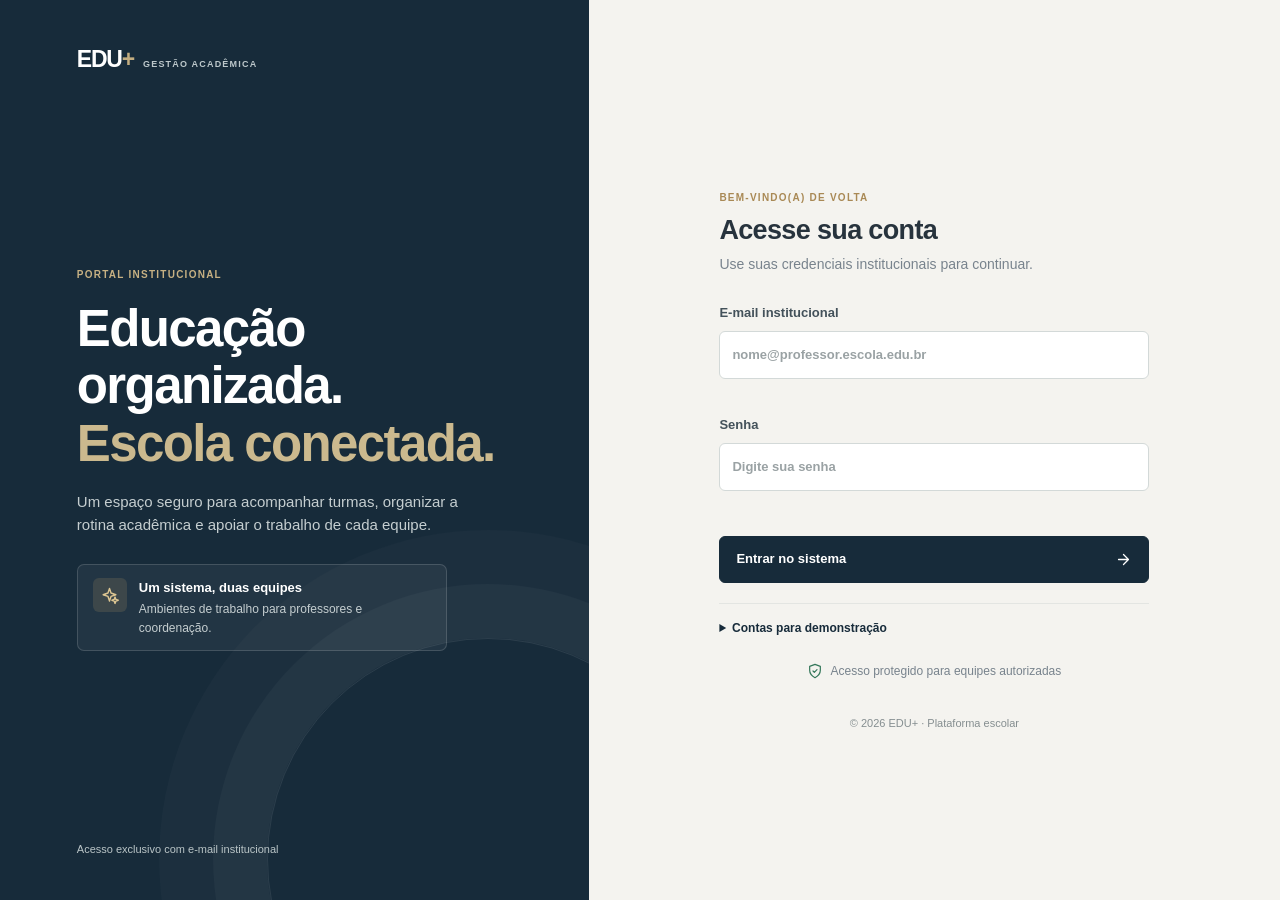
<file: Frontend/index.html>
<!DOCTYPE html>
<html lang="pt-BR">
<head>
  <meta charset="UTF-8">
  <meta name="viewport" content="width=device-width, initial-scale=1.0">
  <title>Entrar · Sistema Escolar</title>
  <link rel="stylesheet" href="css/style.css">
</head>
<body class="login">
  <main class="login-layout">
    <section class="login-apresentacao" aria-label="Apresentação do sistema">
      <a class="marca marca-clara" href="index.html">EDU<span>+</span><small>GESTÃO ACADÊMICA</small></a>
      <div class="apresentacao-texto">
        <span class="sobrelinha">PORTAL INSTITUCIONAL</span>
        <h1>Educação organizada.<br><em>Escola conectada.</em></h1>
        <p>Um espaço seguro para acompanhar turmas, organizar a rotina acadêmica e apoiar o trabalho de cada equipe.</p>
        <div class="destaque-login"><span class="icone-destaque" id="login-sparkle" aria-hidden="true"></span><span><strong>Um sistema, duas equipes</strong><small>Ambientes de trabalho para professores e coordenação.</small></span></div>
      </div>
      <small class="rodape-apresentacao">Acesso exclusivo com e-mail institucional</small>
    </section>
    <section class="login-area">
      <div class="login-card">
        <div class="login-intro">
          <span class="sobrelinha">BEM-VINDO(A) DE VOLTA</span>
          <h2>Acesse sua conta</h2>
          <p>Use suas credenciais institucionais para continuar.</p>
        </div>
        <form id="form-login" class="form-coluna" novalidate>
          <label for="email">E-mail institucional
            <input id="email" type="email" autocomplete="username" placeholder="nome@professor.escola.edu.br" required>
          </label>
          <span id="perfil-detectado" class="chip" aria-live="polite"></span>
          <label for="senha">Senha
            <input id="senha" type="password" autocomplete="current-password" placeholder="Digite sua senha" required>
          </label>
          <p id="erro" class="erro-form" role="alert"></p>
          <button id="entrar" class="botao-login" type="submit"><span>Entrar no sistema</span><span id="login-arrow" aria-hidden="true"></span></button>
        </form>
        <details id="demo" class="demo" hidden>
          <summary>Contas para demonstração</summary>
          <p>Somente no modo local (dados salvos neste navegador).</p>
          <button type="button" class="sec peq" data-demo="coordenacao@coordenacao.escola.edu.br|coord123">Coordenação</button>
          <button type="button" class="sec peq" data-demo="marina.alves@professor.escola.edu.br|prof123">Professora Marina</button>
          <button type="button" class="sec peq" data-demo="rafael.costa@professor.escola.edu.br|prof123">Professor Rafael</button>
        </details>
        <p class="login-seguranca"><span id="login-security-icon" aria-hidden="true"></span> Acesso protegido para equipes autorizadas</p>
      </div>
      <footer>© <span id="ano-atual"></span> EDU+ · Plataforma escolar</footer>
    </section>
  </main>
  <script src="js/config.js"></script>
  <script src="js/core/utils.js"></script>
  <script src="js/core/rules.js"></script>
  <script src="js/core/api-local.js"></script>
  <script src="js/core/api-http.js"></script>
  <script src="js/core/icons.js"></script>
  <script src="js/core/auth.js"></script>
  <script src="js/pages/login.js"></script>
</body>
</html>
</file>
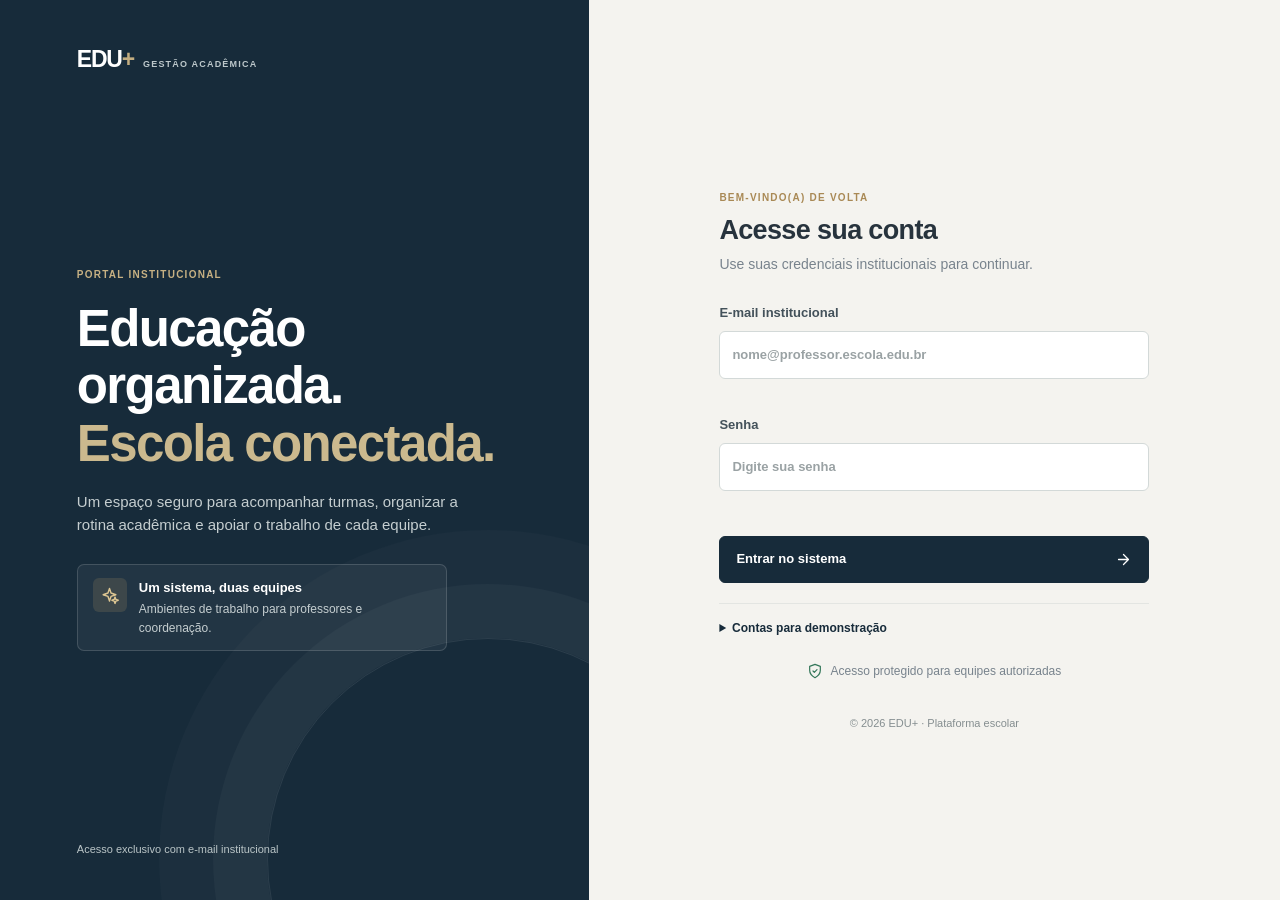
<file: Frontend/modules/alunos/index.html>
<!DOCTYPE html>
<html lang="pt-BR">
<head>
  <meta charset="UTF-8">
  <meta name="viewport" content="width=device-width, initial-scale=1.0">
  <meta name="theme-color" content="#102544">
  <title>Cadastro de alunos · EDU+</title>
  <link rel="stylesheet" href="../../css/style.css">
</head>
<body class="app" data-module="alunos">
  <div id="app-shell">
    <aside class="lateral" aria-label="Navegação principal">
      <a class="marca" href="../dashboard/index.html">EDU<span>+</span><small>PORTAL ESCOLAR</small></a>
      <div class="escola-identidade"><span class="escola-selo" aria-hidden="true">E</span><span><strong>Área de trabalho</strong><small>Ambiente institucional</small></span></div>
      <nav id="menu" aria-label="Módulos"></nav>
      <div class="lateral-rodape"><span id="u-avatar" class="avatar" aria-hidden="true">?</span><span class="usuario-info"><strong id="u-nome"></strong><small id="u-perfil"></small></span><button id="sair" class="sair" type="button" aria-label="Sair da conta" title="Sair">↗</button></div>
    </aside>
    <div class="conteudo">
      <header class="topo-m"><button id="burger" class="menu-toggle sec peq" type="button" aria-label="Abrir menu" aria-expanded="false">☰</button><a class="marca" href="../dashboard/index.html">EDU<span>+</span></a><span id="topo-perfil" class="topo-perfil"></span></header>
      <main id="view" class="container" aria-live="polite"><header class="cab"><div><h1>Alunos</h1><p>Carregando os registros acadêmicos…</p></div></header><section class="painel"><p class="vazio" role="status">Preparando o cadastro.</p></section></main>
    </div>
  </div>
  <div id="toasts" aria-live="polite"></div>
  <script src="../../js/page-loader.js" data-base="../../js/"></script>
</body>
</html>
</file>
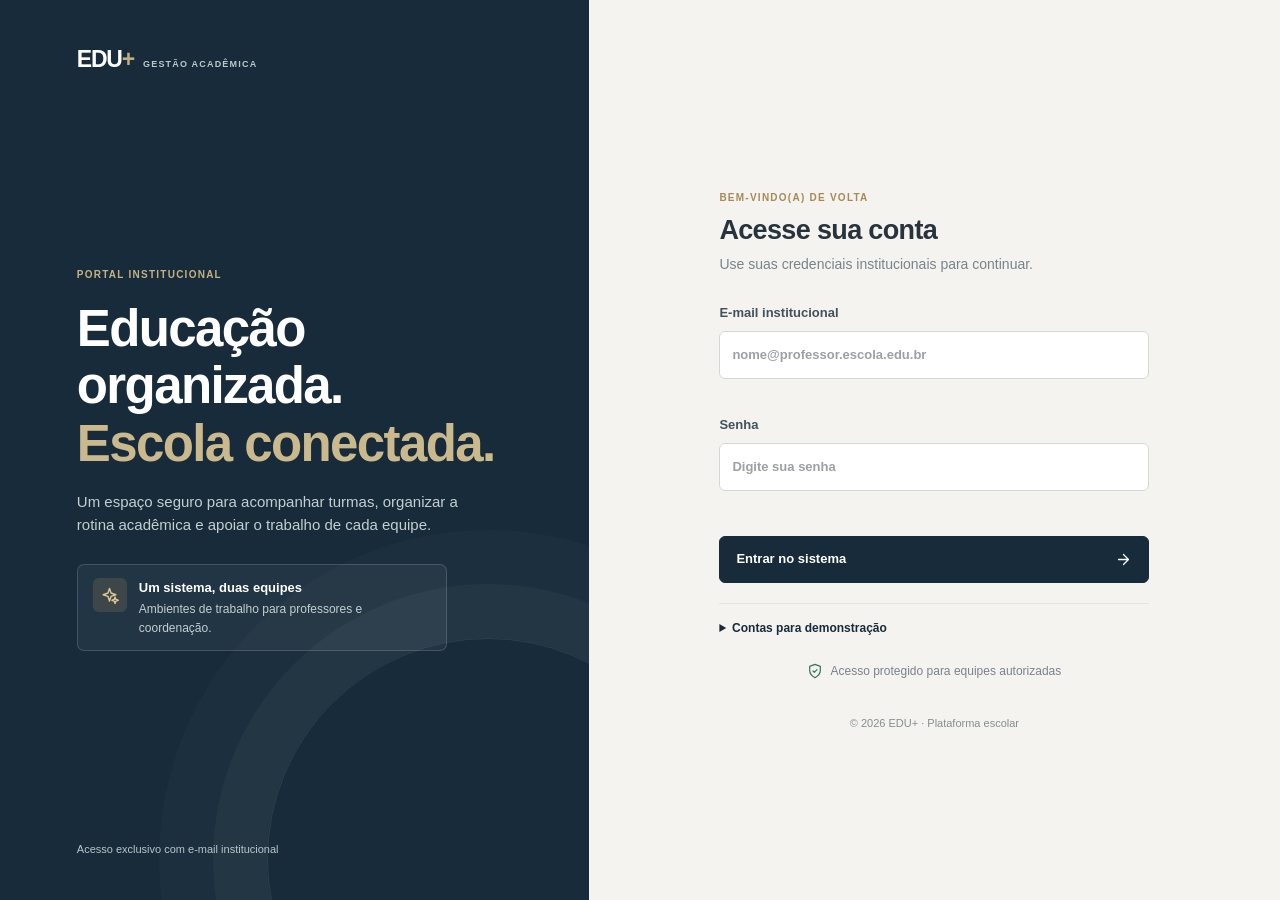
<file: Frontend/modules/auditoria/index.html>
<!DOCTYPE html>
<html lang="pt-BR">
<head>
  <meta charset="UTF-8">
  <meta name="viewport" content="width=device-width, initial-scale=1.0">
  <meta name="theme-color" content="#102544">
  <title>Auditoria · EDU+</title>
  <link rel="stylesheet" href="../../css/style.css">
</head>
<body class="app" data-module="auditoria">
  <div id="app-shell">
    <aside class="lateral" aria-label="Navegação principal">
      <a class="marca" href="../dashboard/index.html">EDU<span>+</span><small>PORTAL ESCOLAR</small></a>
      <div class="escola-identidade"><span class="escola-selo" aria-hidden="true">E</span><span><strong>Área de trabalho</strong><small>Ambiente institucional</small></span></div>
      <nav id="menu" aria-label="Módulos"></nav>
      <div class="lateral-rodape"><span id="u-avatar" class="avatar" aria-hidden="true">?</span><span class="usuario-info"><strong id="u-nome"></strong><small id="u-perfil"></small></span><button id="sair" class="sair" type="button" aria-label="Sair da conta" title="Sair">↗</button></div>
    </aside>
    <div class="conteudo">
      <header class="topo-m"><button id="burger" class="menu-toggle sec peq" type="button" aria-label="Abrir menu" aria-expanded="false">☰</button><a class="marca" href="../dashboard/index.html">EDU<span>+</span></a><span id="topo-perfil" class="topo-perfil"></span></header>
      <main id="view" class="container" aria-live="polite"><header class="cab"><div><h1>Auditoria</h1><p>Carregando os registros de auditoria…</p></div></header><section class="painel"><p class="vazio" role="status">Preparando o histórico.</p></section></main>
    </div>
  </div>
  <div id="toasts" aria-live="polite"></div>
  <script src="../../js/page-loader.js" data-base="../../js/"></script>
</body>
</html>
</file>
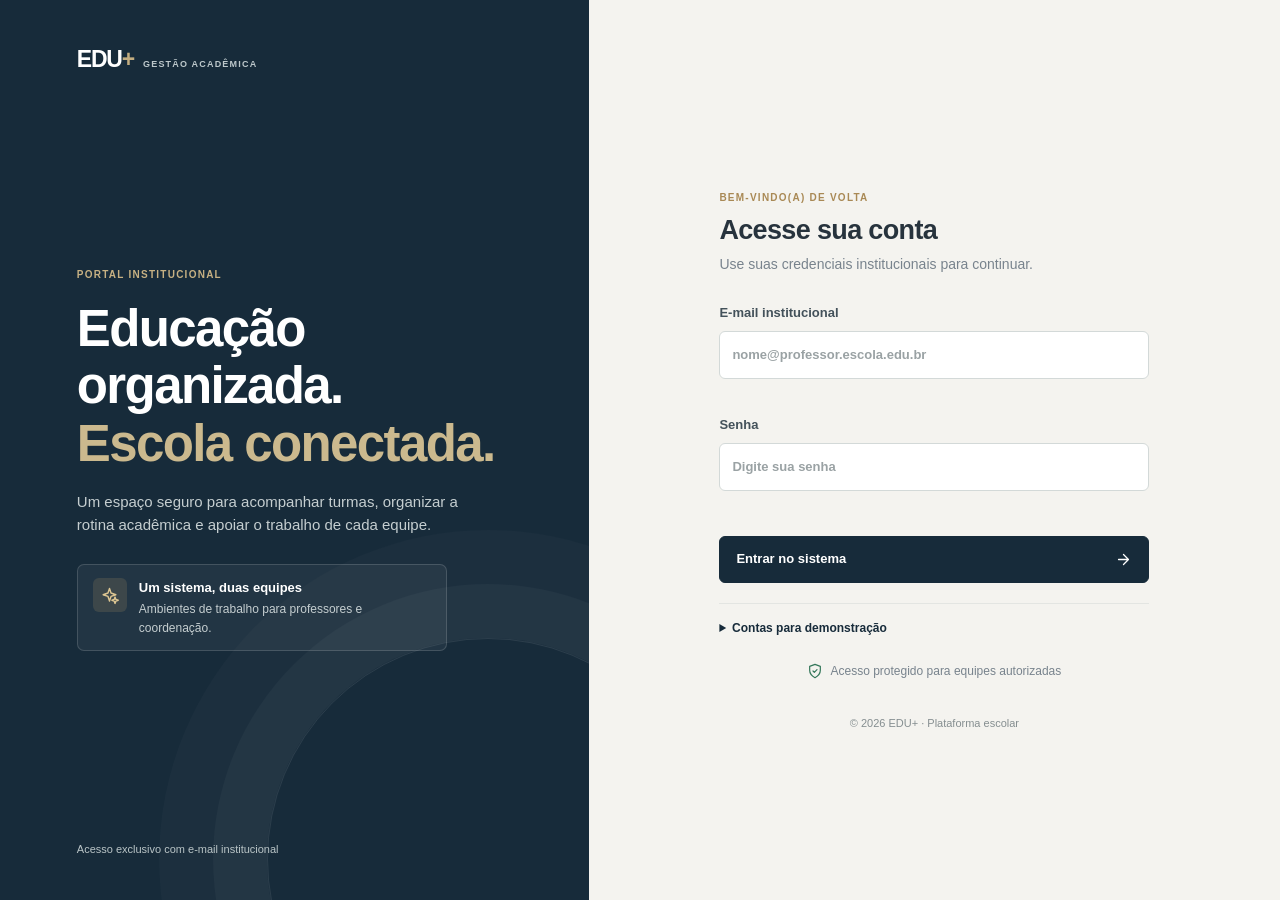
<file: Frontend/modules/boletim/index.html>
<!DOCTYPE html>
<html lang="pt-BR">
<head>
  <meta charset="UTF-8">
  <meta name="viewport" content="width=device-width, initial-scale=1.0">
  <meta name="theme-color" content="#102544">
  <title>Boletim · EDU+</title>
  <link rel="stylesheet" href="../../css/style.css">
</head>
<body class="app" data-module="boletim">
  <div id="app-shell">
    <aside class="lateral" aria-label="Navegação principal">
      <a class="marca" href="../dashboard/index.html">EDU<span>+</span><small>PORTAL ESCOLAR</small></a>
      <div class="escola-identidade"><span class="escola-selo" aria-hidden="true">E</span><span><strong>Área de trabalho</strong><small>Ambiente institucional</small></span></div>
      <nav id="menu" aria-label="Módulos"></nav>
      <div class="lateral-rodape"><span id="u-avatar" class="avatar" aria-hidden="true">?</span><span class="usuario-info"><strong id="u-nome"></strong><small id="u-perfil"></small></span><button id="sair" class="sair" type="button" aria-label="Sair da conta" title="Sair">↗</button></div>
    </aside>
    <div class="conteudo">
      <header class="topo-m"><button id="burger" class="menu-toggle sec peq" type="button" aria-label="Abrir menu" aria-expanded="false">☰</button><a class="marca" href="../dashboard/index.html">EDU<span>+</span></a><span id="topo-perfil" class="topo-perfil"></span></header>
      <main id="view" class="container" aria-live="polite"><header class="cab"><div><h1>Boletim</h1><p>Carregando o acompanhamento acadêmico…</p></div></header><section class="painel"><p class="vazio" role="status">Preparando o boletim.</p></section></main>
    </div>
  </div>
  <div id="toasts" aria-live="polite"></div>
  <script src="../../js/page-loader.js" data-base="../../js/"></script>
</body>
</html>
</file>
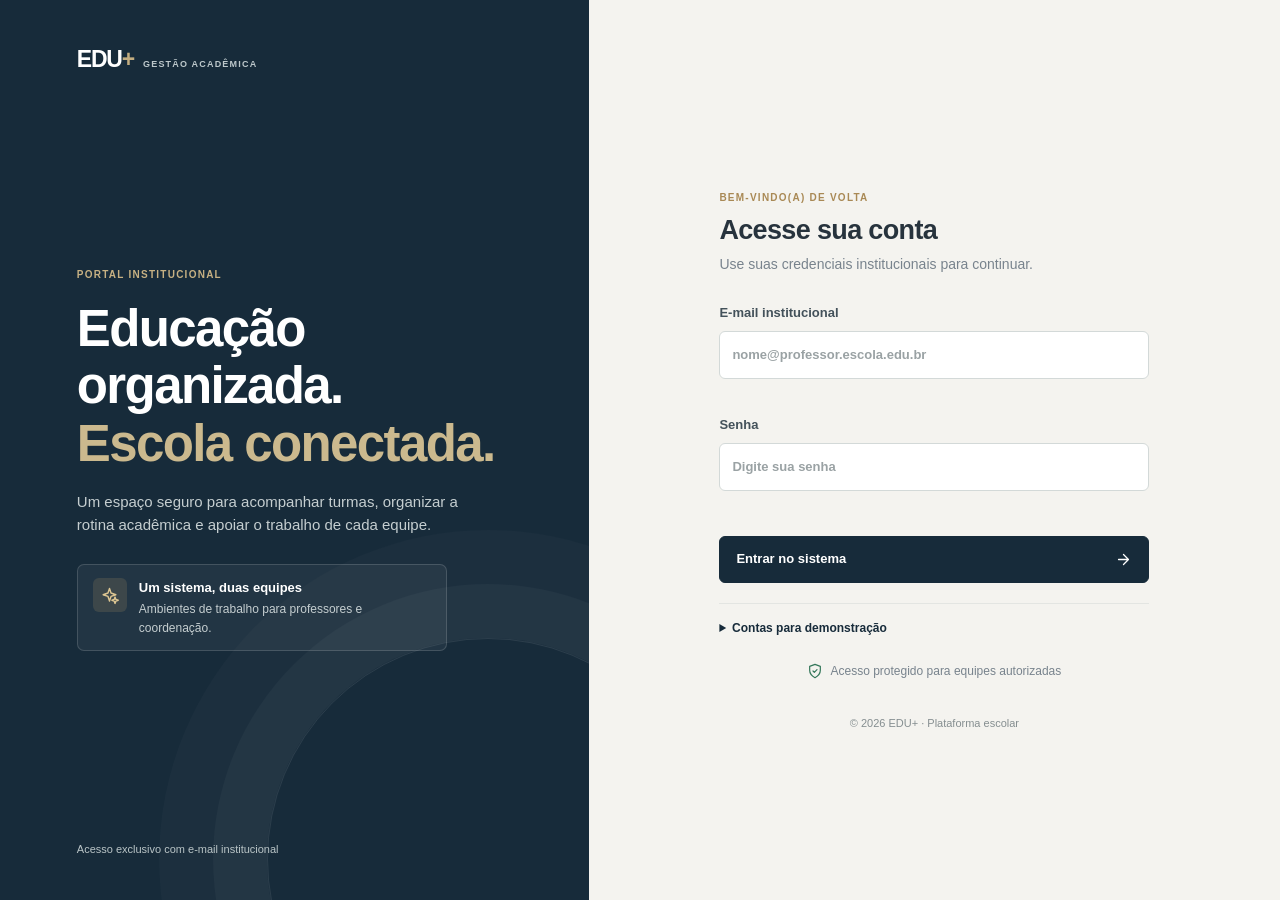
<file: Frontend/modules/dashboard/index.html>
<!DOCTYPE html>
<html lang="pt-BR">
<head>
  <meta charset="UTF-8">
  <meta name="viewport" content="width=device-width, initial-scale=1.0">
  <meta name="theme-color" content="#102544">
  <title>Visão geral · EDU+</title>
  <link rel="stylesheet" href="../../css/style.css">
</head>
<body class="app" data-module="dashboard">
  <div id="app-shell">
    <aside class="lateral" aria-label="Navegação principal">
      <a class="marca" href="../dashboard/index.html">EDU<span>+</span><small>PORTAL ESCOLAR</small></a>
      <div class="escola-identidade">
        <span class="escola-selo" aria-hidden="true">E</span>
        <span><strong>Área de trabalho</strong><small>Ambiente institucional</small></span>
      </div>
      <nav id="menu" aria-label="Módulos"></nav>
      <div class="lateral-rodape">
        <span id="u-avatar" class="avatar" aria-hidden="true">?</span>
        <span class="usuario-info"><strong id="u-nome"></strong><small id="u-perfil"></small></span>
        <button id="sair" class="sair" type="button" aria-label="Sair da conta" title="Sair">↗</button>
      </div>
    </aside>
    <div class="conteudo">
      <header class="topo-m">
        <button id="burger" class="menu-toggle sec peq" type="button" aria-label="Abrir menu" aria-expanded="false">☰</button>
        <a class="marca" href="../dashboard/index.html">EDU<span>+</span></a>
        <span id="topo-perfil" class="topo-perfil"></span>
      </header>
      <main id="view" class="container" aria-live="polite">
        <header class="cab"><div><h1>Visão geral</h1><p>Carregando os dados da escola…</p></div></header>
        <section class="painel"><p class="vazio" role="status">Preparando o painel.</p></section>
      </main>
    </div>
  </div>
  <div id="toasts" aria-live="polite"></div>
  <script src="../../js/page-loader.js" data-base="../../js/"></script>
</body>
</html>
</file>
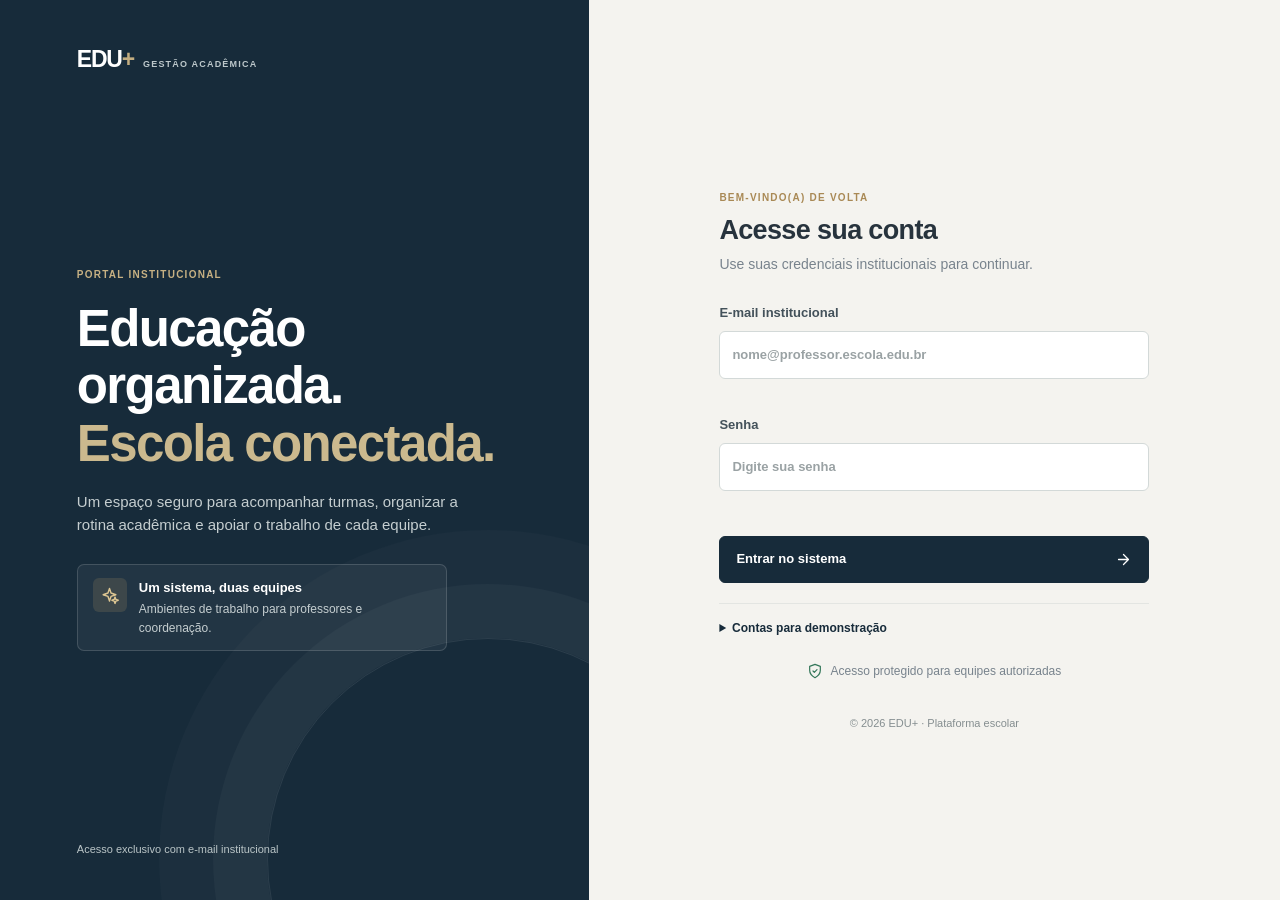
<file: Frontend/modules/disciplinas/index.html>
<!DOCTYPE html>
<html lang="pt-BR">
<head>
  <meta charset="UTF-8">
  <meta name="viewport" content="width=device-width, initial-scale=1.0">
  <meta name="theme-color" content="#102544">
  <title>Disciplinas · EDU+</title>
  <link rel="stylesheet" href="../../css/style.css">
</head>
<body class="app" data-module="disciplinas">
  <div id="app-shell">
    <aside class="lateral" aria-label="Navegação principal">
      <a class="marca" href="../dashboard/index.html">EDU<span>+</span><small>PORTAL ESCOLAR</small></a>
      <div class="escola-identidade"><span class="escola-selo" aria-hidden="true">E</span><span><strong>Área de trabalho</strong><small>Ambiente institucional</small></span></div>
      <nav id="menu" aria-label="Módulos"></nav>
      <div class="lateral-rodape"><span id="u-avatar" class="avatar" aria-hidden="true">?</span><span class="usuario-info"><strong id="u-nome"></strong><small id="u-perfil"></small></span><button id="sair" class="sair" type="button" aria-label="Sair da conta" title="Sair">↗</button></div>
    </aside>
    <div class="conteudo">
      <header class="topo-m"><button id="burger" class="menu-toggle sec peq" type="button" aria-label="Abrir menu" aria-expanded="false">☰</button><a class="marca" href="../dashboard/index.html">EDU<span>+</span></a><span id="topo-perfil" class="topo-perfil"></span></header>
      <main id="view" class="container" aria-live="polite"><header class="cab"><div><h1>Disciplinas</h1><p>Carregando os componentes curriculares…</p></div></header><section class="painel"><p class="vazio" role="status">Preparando o cadastro.</p></section></main>
    </div>
  </div>
  <div id="toasts" aria-live="polite"></div>
  <script src="../../js/page-loader.js" data-base="../../js/"></script>
</body>
</html>
</file>
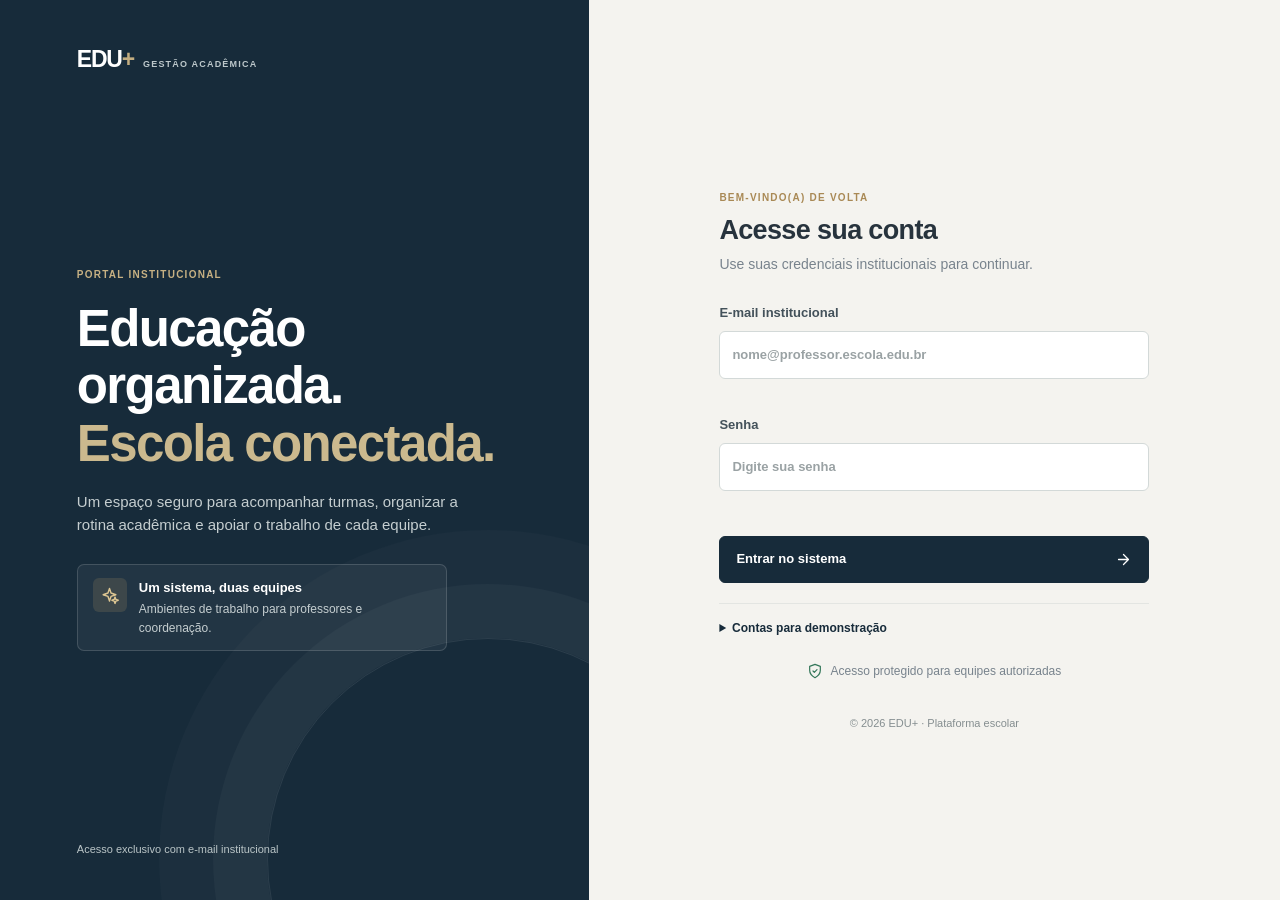
<file: Frontend/modules/matriculas/index.html>
<!DOCTYPE html>
<html lang="pt-BR">
<head>
  <meta charset="UTF-8">
  <meta name="viewport" content="width=device-width, initial-scale=1.0">
  <meta name="theme-color" content="#102544">
  <title>Matrículas · EDU+</title>
  <link rel="stylesheet" href="../../css/style.css">
</head>
<body class="app" data-module="matriculas">
  <div id="app-shell">
    <aside class="lateral" aria-label="Navegação principal">
      <a class="marca" href="../dashboard/index.html">EDU<span>+</span><small>PORTAL ESCOLAR</small></a>
      <div class="escola-identidade"><span class="escola-selo" aria-hidden="true">E</span><span><strong>Área de trabalho</strong><small>Ambiente institucional</small></span></div>
      <nav id="menu" aria-label="Módulos"></nav>
      <div class="lateral-rodape"><span id="u-avatar" class="avatar" aria-hidden="true">?</span><span class="usuario-info"><strong id="u-nome"></strong><small id="u-perfil"></small></span><button id="sair" class="sair" type="button" aria-label="Sair da conta" title="Sair">↗</button></div>
    </aside>
    <div class="conteudo">
      <header class="topo-m"><button id="burger" class="menu-toggle sec peq" type="button" aria-label="Abrir menu" aria-expanded="false">☰</button><a class="marca" href="../dashboard/index.html">EDU<span>+</span></a><span id="topo-perfil" class="topo-perfil"></span></header>
      <main id="view" class="container" aria-live="polite"><header class="cab"><div><h1>Matrículas</h1><p>Carregando as matrículas por turma…</p></div></header><section class="painel"><p class="vazio" role="status">Preparando o módulo.</p></section></main>
    </div>
  </div>
  <div id="toasts" aria-live="polite"></div>
  <script src="../../js/page-loader.js" data-base="../../js/"></script>
</body>
</html>
</file>
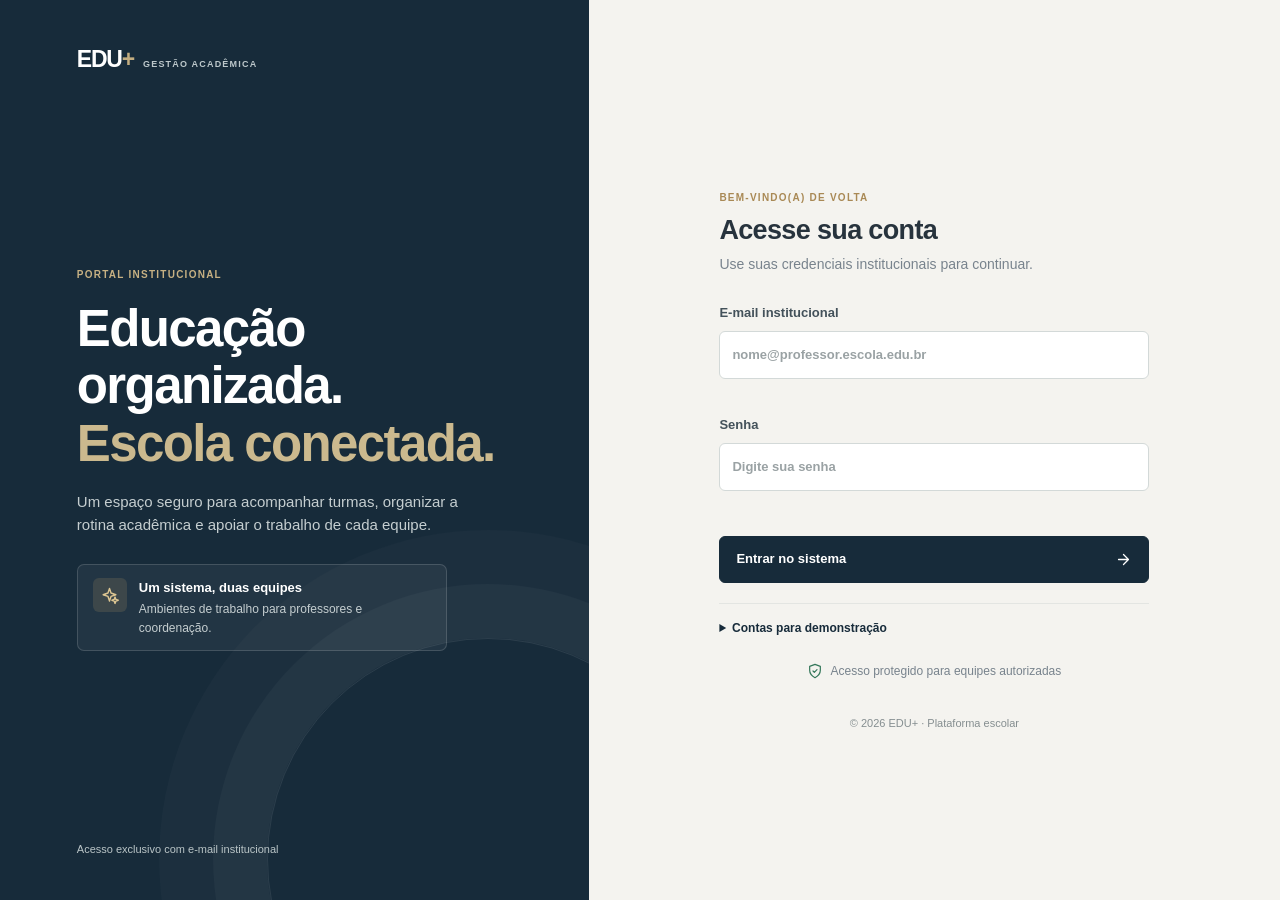
<file: Frontend/modules/notas/index.html>
<!DOCTYPE html>
<html lang="pt-BR">
<head>
  <meta charset="UTF-8">
  <meta name="viewport" content="width=device-width, initial-scale=1.0">
  <meta name="theme-color" content="#102544">
  <title>Notas · EDU+</title>
  <link rel="stylesheet" href="../../css/style.css">
</head>
<body class="app" data-module="notas">
  <div id="app-shell">
    <aside class="lateral" aria-label="Navegação principal">
      <a class="marca" href="../dashboard/index.html">EDU<span>+</span><small>PORTAL ESCOLAR</small></a>
      <div class="escola-identidade"><span class="escola-selo" aria-hidden="true">E</span><span><strong>Área de trabalho</strong><small>Ambiente institucional</small></span></div>
      <nav id="menu" aria-label="Módulos"></nav>
      <div class="lateral-rodape"><span id="u-avatar" class="avatar" aria-hidden="true">?</span><span class="usuario-info"><strong id="u-nome"></strong><small id="u-perfil"></small></span><button id="sair" class="sair" type="button" aria-label="Sair da conta" title="Sair">↗</button></div>
    </aside>
    <div class="conteudo">
      <header class="topo-m"><button id="burger" class="menu-toggle sec peq" type="button" aria-label="Abrir menu" aria-expanded="false">☰</button><a class="marca" href="../dashboard/index.html">EDU<span>+</span></a><span id="topo-perfil" class="topo-perfil"></span></header>
      <main id="view" class="container" aria-live="polite"><header class="cab"><div><h1>Notas</h1><p>Carregando as notas das turmas…</p></div></header><section class="painel"><p class="vazio" role="status">Preparando o diário.</p></section></main>
    </div>
  </div>
  <div id="toasts" aria-live="polite"></div>
  <script src="../../js/page-loader.js" data-base="../../js/"></script>
</body>
</html>
</file>
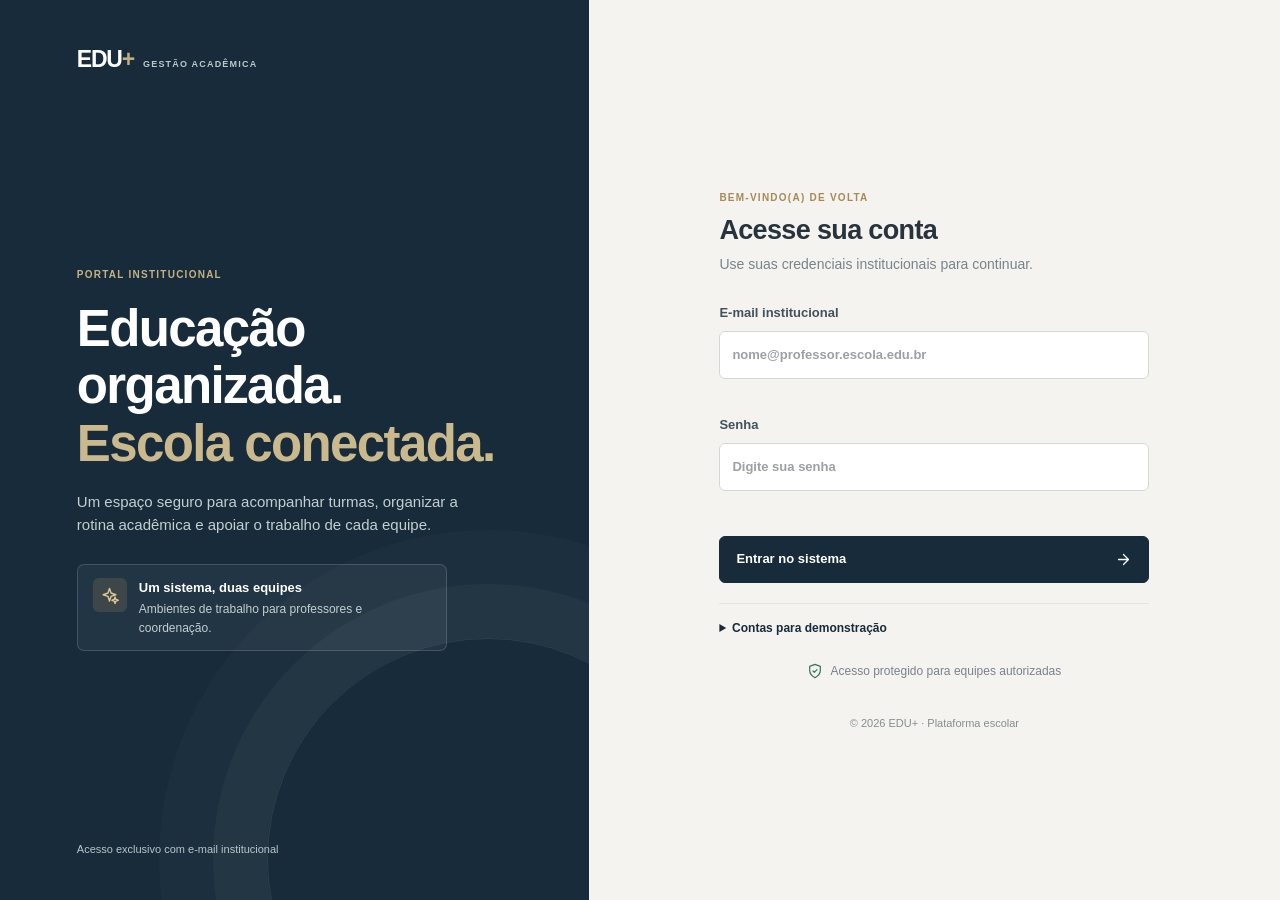
<file: Frontend/modules/professores/index.html>
<!DOCTYPE html>
<html lang="pt-BR">
<head>
  <meta charset="UTF-8">
  <meta name="viewport" content="width=device-width, initial-scale=1.0">
  <meta name="theme-color" content="#102544">
  <title>Professores · EDU+</title>
  <link rel="stylesheet" href="../../css/style.css">
</head>
<body class="app" data-module="professores">
  <div id="app-shell">
    <aside class="lateral" aria-label="Navegação principal">
      <a class="marca" href="../dashboard/index.html">EDU<span>+</span><small>PORTAL ESCOLAR</small></a>
      <div class="escola-identidade"><span class="escola-selo" aria-hidden="true">E</span><span><strong>Área de trabalho</strong><small>Ambiente institucional</small></span></div>
      <nav id="menu" aria-label="Módulos"></nav>
      <div class="lateral-rodape"><span id="u-avatar" class="avatar" aria-hidden="true">?</span><span class="usuario-info"><strong id="u-nome"></strong><small id="u-perfil"></small></span><button id="sair" class="sair" type="button" aria-label="Sair da conta" title="Sair">↗</button></div>
    </aside>
    <div class="conteudo">
      <header class="topo-m"><button id="burger" class="menu-toggle sec peq" type="button" aria-label="Abrir menu" aria-expanded="false">☰</button><a class="marca" href="../dashboard/index.html">EDU<span>+</span></a><span id="topo-perfil" class="topo-perfil"></span></header>
      <main id="view" class="container" aria-live="polite"><header class="cab"><div><h1>Professores</h1><p>Carregando os cadastros da equipe…</p></div></header><section class="painel"><p class="vazio" role="status">Preparando o cadastro.</p></section></main>
    </div>
  </div>
  <div id="toasts" aria-live="polite"></div>
  <script src="../../js/page-loader.js" data-base="../../js/"></script>
</body>
</html>
</file>
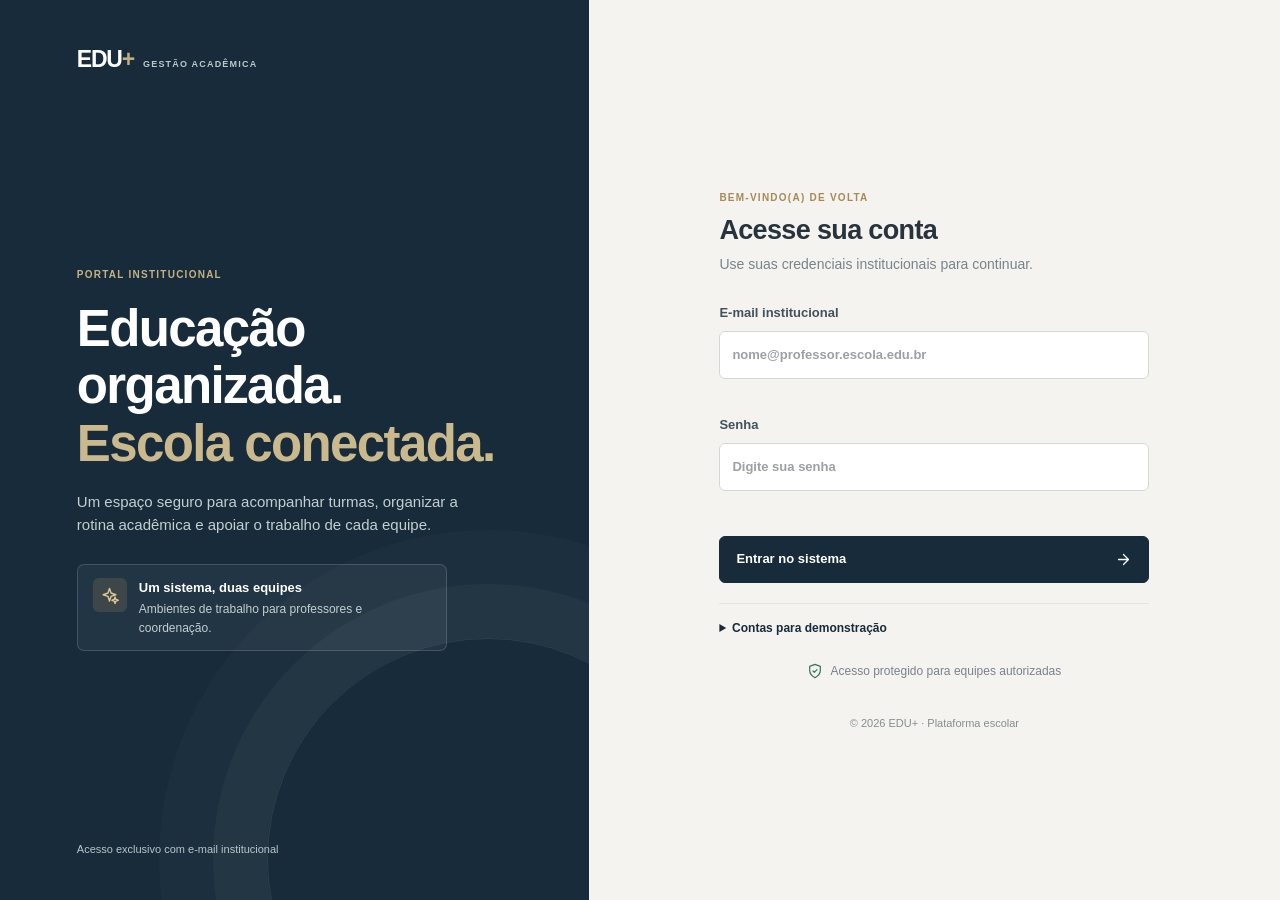
<file: Frontend/modules/turmas/index.html>
<!DOCTYPE html>
<html lang="pt-BR">
<head>
  <meta charset="UTF-8">
  <meta name="viewport" content="width=device-width, initial-scale=1.0">
  <meta name="theme-color" content="#102544">
  <title>Turmas · EDU+</title>
  <link rel="stylesheet" href="../../css/style.css">
</head>
<body class="app" data-module="turmas">
  <div id="app-shell">
    <aside class="lateral" aria-label="Navegação principal">
      <a class="marca" href="../dashboard/index.html">EDU<span>+</span><small>PORTAL ESCOLAR</small></a>
      <div class="escola-identidade"><span class="escola-selo" aria-hidden="true">E</span><span><strong>Área de trabalho</strong><small>Ambiente institucional</small></span></div>
      <nav id="menu" aria-label="Módulos"></nav>
      <div class="lateral-rodape"><span id="u-avatar" class="avatar" aria-hidden="true">?</span><span class="usuario-info"><strong id="u-nome"></strong><small id="u-perfil"></small></span><button id="sair" class="sair" type="button" aria-label="Sair da conta" title="Sair">↗</button></div>
    </aside>
    <div class="conteudo">
      <header class="topo-m"><button id="burger" class="menu-toggle sec peq" type="button" aria-label="Abrir menu" aria-expanded="false">☰</button><a class="marca" href="../dashboard/index.html">EDU<span>+</span></a><span id="topo-perfil" class="topo-perfil"></span></header>
      <main id="view" class="container" aria-live="polite"><header class="cab"><div><h1>Turmas</h1><p>Carregando as turmas disponíveis…</p></div></header><section class="painel"><p class="vazio" role="status">Preparando o módulo.</p></section></main>
    </div>
  </div>
  <div id="toasts" aria-live="polite"></div>
  <script src="../../js/page-loader.js" data-base="../../js/"></script>
</body>
</html>
</file>
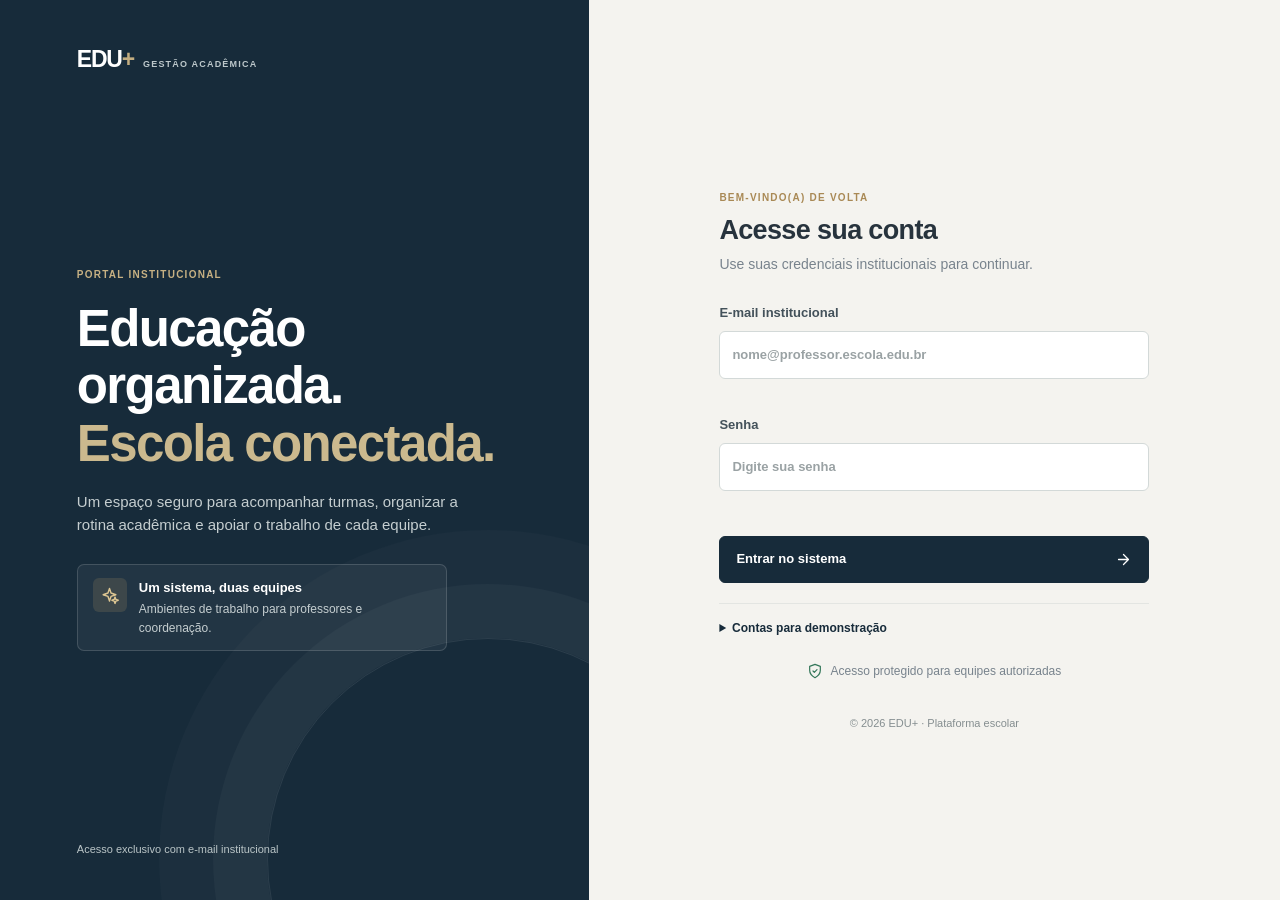
<file: Frontend/app.html>
<!DOCTYPE html>
<html lang="pt-BR">
<head>
  <meta charset="UTF-8">
  <meta name="viewport" content="width=device-width, initial-scale=1.0">
  <meta http-equiv="refresh" content="0; url=modules/dashboard/index.html">
  <title>Sistema Escolar</title>
</head>
<body>
  <p>Abrindo o sistema… <a href="modules/dashboard/index.html">Continuar</a></p>
  <script>location.replace("modules/dashboard/index.html" + location.hash);</script>
</body>
</html>
</file>
<file: Frontend/css/style.css>
:root {
  color-scheme: light;
  --ink-strong: #27333d;
  --ink: #374650;
  --ink-muted: #78838d;
  --petrol: #172b3a;
  --petrol-soft: #203b50;
  --blue: #456e91;
  --blue-dark: #355b7a;
  --blue-wash: #e9eff4;
  --canvas: #f4f3ef;
  --surface: #fff;
  --surface-soft: #f8f8f5;
  --line: #e3e5e2;
  --line-strong: #d3d9d8;
  --gold: #a98955;
  --gold-wash: #f5f0e5;
  --green: #34775a;
  --green-wash: #e9f2ec;
  --red: #a84441;
  --red-wash: #f8ecea;
  --amber: #926b35;
  --amber-wash: #f6f0e4;
  --shadow-soft: 0 2px 8px rgb(23 43 58 / 4%);
  --shadow-raised: 0 12px 30px rgb(23 43 58 / 9%);
  --font: "Segoe UI", "Helvetica Neue", Arial, sans-serif;
}

* { box-sizing: border-box; }
html { min-width: 320px; background: var(--canvas); }
body { margin: 0; color: var(--ink); background: var(--canvas); font: 14px/1.55 var(--font); -webkit-font-smoothing: antialiased; }
button, input, select, textarea { font: inherit; }
a { color: inherit; }
h1, h2, h3, p { margin-top: 0; }
h1, h2, h3 { color: var(--ink-strong); line-height: 1.25; }
h1 { margin-bottom: 5px; font-size: clamp(24px, 2.3vw, 31px); font-weight: 650; letter-spacing: -.55px; }
h2 { margin-bottom: 9px; font-size: 19px; font-weight: 650; letter-spacing: -.25px; }
small { color: var(--ink-muted); }
.sr-only { position: absolute; width: 1px; height: 1px; padding: 0; overflow: hidden; clip: rect(0,0,0,0); white-space: nowrap; border: 0; }

.icon { display: block; width: 19px; height: 19px; flex: none; }
svg { flex: none; }
.marca { display: inline-flex; align-items: baseline; color: var(--petrol); font-size: 23px; font-weight: 750; letter-spacing: -1.2px; text-decoration: none; }
.marca span { color: var(--blue); }
.marca small { display: block; margin-left: 9px; color: var(--ink-muted); font: 700 9px/1 var(--font); letter-spacing: 1.2px; }
.sobrelinha { display: block; color: var(--blue); font-size: 10px; font-weight: 750; letter-spacing: 1.25px; }

/* Controls */
label { display: grid; gap: 7px; color: #43515a; font-size: 13px; font-weight: 650; }
input, select, textarea { width: 100%; min-height: 43px; padding: 9px 12px; border: 1px solid var(--line-strong); border-radius: 6px; outline: 0; background: var(--surface); color: var(--ink-strong); transition: border-color .16s, box-shadow .16s, background .16s; }
textarea { min-height: 92px; resize: vertical; }
input::placeholder, textarea::placeholder { color: #9aa2a4; }
input:hover, select:hover, textarea:hover { border-color: #b7c1c3; }
input:focus, select:focus, textarea:focus { border-color: var(--blue); box-shadow: 0 0 0 3px rgb(69 110 145 / 13%); }
input:disabled, select:disabled, textarea:disabled { background: #f2f3f1; color: #818a8c; cursor: not-allowed; }
button { display: inline-flex; min-height: 40px; align-items: center; justify-content: center; gap: 8px; padding: 0 14px; border: 1px solid var(--petrol); border-radius: 6px; background: var(--petrol); color: white; font-size: 13px; font-weight: 650; cursor: pointer; transition: background .16s, border-color .16s, color .16s, box-shadow .16s; }
button:hover { border-color: var(--petrol-soft); background: var(--petrol-soft); box-shadow: 0 3px 9px rgb(23 43 58 / 12%); }
button:active { box-shadow: none; }
button:disabled { opacity: .58; cursor: wait; }
button:focus-visible, a:focus-visible, summary:focus-visible { outline: 3px solid rgb(69 110 145 / 38%); outline-offset: 2px; }
button .icon { width: 16px; height: 16px; }
button.sec { border-color: var(--line-strong); background: var(--surface); color: var(--petrol); }
button.sec:hover { border-color: #b7c6ce; background: var(--blue-wash); box-shadow: none; }
button.peq { min-height: 33px; gap: 6px; padding: 0 9px; font-size: 12px; }
button.dng { border-color: #e3c3bd; background: var(--surface); color: var(--red); }
button.dng:hover { border-color: #d6aaa2; background: var(--red-wash); color: #923b38; }
.badge { display: inline-flex; min-height: 23px; align-items: center; gap: 6px; padding: 2px 9px; border-radius: 4px; font-size: 11px; font-weight: 700; white-space: nowrap; }
.badge::before { width: 6px; height: 6px; border-radius: 50%; background: currentColor; content: ""; }
.badge.ok { background: var(--green-wash); color: var(--green); }
.badge.bad { background: var(--red-wash); color: var(--red); }
.badge.andamento { background: var(--amber-wash); color: var(--amber); }
.badge.inativo { background: #eef0ed; color: #626d70; }

/* Institutional access */
body.login { min-height: 100vh; background: var(--canvas); }
.login-layout { display: grid; min-height: 100vh; grid-template-columns: minmax(340px, .92fr) 1.08fr; }
.login-apresentacao { position: relative; display: flex; min-height: 100vh; flex-direction: column; justify-content: space-between; overflow: hidden; padding: 42px clamp(35px, 6vw, 82px); background: var(--petrol); color: #fff; }
.login-apresentacao::after { position: absolute; right: -120px; bottom: -180px; width: 440px; height: 440px; border: 1px solid rgb(255 255 255 / 9%); border-radius: 50%; box-shadow: 0 0 0 54px rgb(255 255 255 / 3%), 0 0 0 108px rgb(255 255 255 / 2%); content: ""; pointer-events: none; }
.login-apresentacao > * { position: relative; z-index: 1; }
.marca-clara { color: #fff; }
.marca-clara span { color: #c3ad80; }
.marca-clara small { color: #bdc8cb; }
.apresentacao-texto { max-width: 470px; margin: auto 0; padding: 65px 0; }
.apresentacao-texto .sobrelinha { color: #c7b183; }
.apresentacao-texto h1 { margin: 17px 0; color: #fff; font-size: clamp(35px, 4vw, 51px); font-weight: 620; letter-spacing: -1.6px; line-height: 1.13; }
.apresentacao-texto h1 em { color: #cbb98e; font-style: normal; }
.apresentacao-texto > p { max-width: 400px; margin-bottom: 28px; color: #c5ced0; font-size: 15px; }
.destaque-login { display: flex; max-width: 370px; align-items: flex-start; gap: 12px; padding: 13px 15px; border: 1px solid rgb(255 255 255 / 15%); border-radius: 7px; background: rgb(255 255 255 / 5%); }
.icone-destaque { display: grid; width: 34px; height: 34px; flex: none; place-items: center; border-radius: 6px; background: rgb(185 154 99 / 18%); color: #ddc692; }
.destaque-login strong, .destaque-login small { display: block; }
.destaque-login strong { margin-bottom: 2px; color: #fff; font-size: 13px; }
.destaque-login small { color: #c5ced0; font-size: 12px; }
.rodape-apresentacao { color: #bac5c7; font-size: 11px; }
.login-area { display: grid; align-content: center; justify-items: center; padding: 42px clamp(24px, 6vw, 84px) 20px; }
.login-card { width: min(430px, 100%); }
.login-intro { margin-bottom: 27px; }
.login-intro .sobrelinha { margin-bottom: 9px; color: var(--gold); }
.login-intro h2 { margin-bottom: 6px; font-size: 27px; font-weight: 650; letter-spacing: -.65px; }
.login-intro p { margin: 0; color: var(--ink-muted); }
.form-coluna { display: grid; gap: 15px; }
.form-coluna label { gap: 8px; }
.form-coluna input { min-height: 48px; }
.chip { min-height: 16px; margin-top: -10px; color: var(--ink-muted); font-size: 12px; font-weight: 650; }
.chip.ok { color: var(--green); }
.chip.bad { color: var(--red); }
.erro-form { min-height: 18px; margin: -4px 0 0; color: var(--red); font-size: 12px; }
.botao-login { width: 100%; min-height: 47px; justify-content: space-between; margin-top: 1px; padding: 0 16px; }
.botao-login .icon { width: 17px; height: 17px; }
.demo { margin-top: 20px; padding-top: 15px; border-top: 1px solid var(--line); color: var(--ink-muted); font-size: 12px; }
.demo summary { color: var(--petrol); cursor: pointer; font-weight: 700; }
.demo p { margin: 9px 0; }
.demo button { margin: 0 5px 5px 0; }
.login-seguranca { display: flex; align-items: center; justify-content: center; gap: 7px; margin: 24px 0 0; color: var(--ink-muted); font-size: 12px; }
.login-seguranca .icon { width: 16px; height: 16px; color: var(--green); }
.login-area > footer { align-self: end; margin-top: 35px; color: #858e90; font-size: 11px; }

/* Application frame and navigation */
body.app { min-height: 100vh; overflow-x: hidden; background: var(--canvas); }
#app-shell { display: block; width: 100%; min-width: 0; min-height: 100vh; }
.lateral { position: fixed; z-index: 30; inset: 0 auto 0 0; display: flex; width: 244px; height: 100vh; height: 100dvh; flex-direction: column; padding: 23px 14px 13px; border-right: 1px solid var(--line); background: var(--surface); }
.lateral > .marca { padding: 0 9px 19px; }
.escola-identidade { display: flex; align-items: center; gap: 10px; margin: 1px 3px 15px; padding: 10px 9px; border: 1px solid var(--line); border-radius: 6px; background: var(--surface-soft); }
.escola-selo { display: grid; width: 33px; height: 33px; flex: none; place-items: center; border: 1px solid #d5e0e5; border-radius: 5px; background: var(--blue-wash); color: var(--blue-dark); font-size: 15px; font-weight: 750; }
.escola-identidade strong, .escola-identidade small { display: block; }
.escola-identidade strong { color: var(--petrol); font-size: 12px; font-weight: 700; }
.escola-identidade small { font-size: 10px; }
#menu { min-height: 0; flex: 1; overflow-x: hidden; overflow-y: auto; overscroll-behavior: contain; padding: 1px 2px; }
#menu .grupo { margin: 18px 9px 6px; color: #828d90; font-size: 10px; font-weight: 750; letter-spacing: .9px; text-transform: uppercase; }
#menu .grupo:first-child { margin-top: 5px; }
.nav-link { position: relative; display: flex; min-height: 40px; align-items: center; gap: 10px; margin: 2px 0; padding: 7px 10px; border-radius: 5px; color: #56636b; font-size: 13px; font-weight: 550; text-decoration: none; transition: background .14s, color .14s; }
.nav-link:hover { background: var(--surface-soft); color: var(--petrol); }
.nav-link.on { background: var(--blue-wash); color: var(--petrol); font-weight: 700; }
.nav-link.on::before { position: absolute; inset: 7px auto 7px -2px; width: 3px; border-radius: 3px; background: var(--blue); content: ""; }
.nav-icone { display: grid; width: 28px; height: 28px; flex: none; place-items: center; border-radius: 5px; background: #f2f3f1; color: #69767b; transition: background .14s, color .14s; }
.nav-icone .icon { width: 16px; height: 16px; }
.nav-link.on .nav-icone { background: #d8e3ea; color: var(--blue-dark); }
.nav-link:hover .nav-icone { color: var(--blue-dark); }
.lateral-rodape { display: flex; min-width: 0; align-items: center; gap: 9px; margin-top: 11px; padding: 12px 4px 1px; border-top: 1px solid var(--line); }
.avatar { display: grid; width: 34px; height: 34px; flex: none; place-items: center; border: 1px solid #d7e1e4; border-radius: 50%; background: var(--blue-wash); color: var(--blue-dark); font-weight: 750; }
.usuario-info { display: grid; min-width: 0; flex: 1; }
.usuario-info strong { overflow: hidden; color: var(--petrol); font-size: 11px; font-weight: 700; text-overflow: ellipsis; white-space: nowrap; }
.usuario-info small { overflow: hidden; font-size: 10px; text-overflow: ellipsis; white-space: nowrap; }
.sair { width: 32px; min-height: 32px; flex: none; padding: 0; border-color: var(--line); background: var(--surface); color: #69767b; }
.sair .icon { width: 16px; height: 16px; }
.sair:hover { border-color: #dfbbb4; background: var(--red-wash); color: var(--red); box-shadow: none; }
.conteudo { min-width: 0; min-height: 100vh; margin-left: 244px; }
.container { width: min(1370px, 100%); min-width: 0; margin: 0 auto; padding: 34px clamp(24px, 3.6vw, 52px) 52px; animation: surgir .22s ease both; }
@keyframes surgir { from { opacity: 0; transform: translateY(4px); } to { opacity: 1; transform: translateY(0); } }
.topo-m { display: none; }
.cab { display: flex; min-height: 76px; align-items: flex-end; justify-content: space-between; gap: 18px; margin-bottom: 24px; }
.cab-titulos { min-width: 0; }
.migalha { display: flex; align-items: center; gap: 8px; margin-bottom: 9px; color: var(--ink-muted); font-size: 11px; }
.migalha a { color: var(--blue-dark); text-decoration: none; }
.migalha a:hover { text-decoration: underline; }
.migalha > span:last-child { color: #59676e; }
.cab-titulo-linha { display: flex; align-items: center; gap: 13px; }
.cab-titulo-linha h1 { margin: 0; }
.cab-titulo-linha p { max-width: 720px; margin: 4px 0 0; color: var(--ink-muted); font-size: 13px; }
.cab-icone { display: grid; width: 43px; height: 43px; flex: none; place-items: center; border: 1px solid #d7e1e4; border-radius: 7px; background: var(--blue-wash); color: var(--blue-dark); }
.cab-icone .icon { width: 21px; height: 21px; }
.cab-acoes { display: flex; flex-wrap: wrap; align-items: center; gap: 8px; }

/* Overview */
.dashboard-layout { display: grid; grid-template-columns: minmax(0, 1fr) minmax(225px, 280px); align-items: start; gap: 21px; }
.dashboard-principal { display: grid; min-width: 0; gap: 18px; }
.secao-dashboard { min-width: 0; padding: 20px; border: 1px solid var(--line); border-radius: 7px; background: var(--surface); box-shadow: var(--shadow-soft); }
.secao-cabecalho { display: flex; align-items: center; justify-content: space-between; gap: 12px; margin-bottom: 16px; }
.secao-cabecalho h2 { margin: 4px 0 0; font-size: 17px; }
.periodo-contexto { display: flex; align-items: center; gap: 6px; color: var(--ink-muted); font-size: 11px; white-space: nowrap; }
.periodo-contexto .icon { width: 15px; height: 15px; color: var(--blue-dark); }
.indicadores { display: grid; grid-template-columns: repeat(3, minmax(0, 1fr)); gap: 10px; }
.indicador { display: flex; min-width: 0; min-height: 94px; align-items: center; gap: 11px; padding: 13px 11px; border: 1px solid #e8e9e6; border-radius: 5px; background: #fff; color: inherit; text-decoration: none; transition: border-color .14s, background .14s; }
.indicador:hover { border-color: #c3d1d6; background: #fcfdfc; }
.indicador-icone { display: grid; width: 36px; height: 36px; flex: none; place-items: center; border-radius: 5px; background: var(--blue-wash); color: var(--blue-dark); }
.indicador-icone .icon { width: 18px; height: 18px; }
.indicador:nth-child(5n+2) .indicador-icone { background: var(--gold-wash); color: #876e41; }
.indicador:nth-child(5n+3) .indicador-icone { background: var(--green-wash); color: var(--green); }
.indicador:nth-child(5n+5) .indicador-icone { background: var(--amber-wash); color: var(--amber); }
.indicador-conteudo { display: grid; min-width: 0; flex: 1; gap: 3px; }
.indicador-rotulo { overflow: hidden; color: var(--ink-muted); font-size: 11px; font-weight: 600; text-overflow: ellipsis; white-space: nowrap; }
.indicador-conteudo strong { color: var(--petrol); font-size: 25px; font-weight: 700; letter-spacing: -.5px; line-height: 1.15; }
.indicador-ir { display: grid; width: 25px; height: 25px; flex: none; place-items: center; color: #89999e; }
.indicador-ir .icon { width: 15px; height: 15px; }
.indicador:hover .indicador-ir { color: var(--blue-dark); }
.secao-acessos { padding-bottom: 12px; }
.lista-acessos { display: grid; }
.atalho-modulo { display: flex; min-height: 47px; align-items: center; gap: 10px; border-top: 1px solid #eceeeb; color: #43515a; font-size: 12px; font-weight: 600; text-decoration: none; }
.atalho-modulo:hover { color: var(--blue-dark); }
.atalho-icone { display: grid; width: 27px; height: 27px; flex: none; place-items: center; border-radius: 4px; background: #f2f3f1; color: var(--blue-dark); }
.atalho-icone .icon { width: 15px; height: 15px; }
.atalho-modulo > span:nth-child(2) { flex: 1; }
.atalho-seta { width: 15px; height: 15px; color: #8b9698; }
.painel-contexto { position: sticky; top: 24px; padding: 21px 19px 0; overflow: hidden; border: 1px solid #dce2e1; border-radius: 7px; background: #fbfbf8; }
.contexto-icone { display: grid; width: 41px; height: 41px; margin-bottom: 17px; place-items: center; border: 1px solid #d5dfdf; border-radius: 6px; background: #eef2ef; color: var(--blue-dark); }
.contexto-icone .icon { width: 21px; height: 21px; }
.painel-contexto .sobrelinha { color: var(--gold); font-size: 9px; }
.painel-contexto h2 { margin: 8px 0 8px; font-size: 20px; }
.painel-contexto > p { min-height: 60px; margin: 0; color: var(--ink-muted); font-size: 12px; }
.botao-contexto { display: flex; min-height: 42px; align-items: center; justify-content: space-between; margin-top: 15px; padding: 0 11px; border-radius: 4px; background: var(--petrol); color: #fff; font-size: 12px; font-weight: 650; text-decoration: none; }
.botao-contexto:hover { background: var(--petrol-soft); }
.botao-contexto .icon { width: 16px; height: 16px; }
.contexto-rodape { display: flex; align-items: center; gap: 6px; margin: 17px -19px 0; padding: 11px 18px; border-top: 1px solid var(--line); color: var(--ink-muted); font-size: 10px; }
.contexto-rodape .icon { width: 14px; height: 14px; color: var(--green); }

/* Lists and data tables */
.painel { min-width: 0; margin-bottom: 18px; padding: 20px; border: 1px solid var(--line); border-radius: 7px; background: var(--surface); box-shadow: var(--shadow-soft); }
.painel-listagem { padding: 15px 18px 18px; }
.barra { display: flex; min-width: 0; flex-wrap: wrap; align-items: center; gap: 12px; margin-bottom: 14px; }
.barra .grow { min-width: 185px; flex: 1; }
.barra-listagem { justify-content: space-between; }
.busca-campo { position: relative; display: flex; min-width: 220px; flex: 1; align-items: center; }
.busca-campo input { min-height: 39px; padding-left: 37px; border-color: #e0e4e0; background: #fdfdfb; font-size: 12px; font-weight: 450; }
.busca-icone { position: absolute; z-index: 1; left: 12px; color: #788589; pointer-events: none; }
.busca-icone .icon { width: 16px; height: 16px; }
label.chk { display: inline-flex; align-items: center; gap: 7px; color: #657176; font-size: 12px; font-weight: 550; white-space: nowrap; }
label.chk input { width: 15px; min-height: 15px; margin: 0; accent-color: var(--blue-dark); }
.tabela-wrapper { width: 100%; overflow: auto; border: 1px solid #e8eae7; border-radius: 5px; }
table { width: 100%; border-collapse: separate; border-spacing: 0; background: #fff; }
th { padding: 11px 12px; border-bottom: 1px solid var(--line-strong); background: #f8f8f5; color: #707c80; font-size: 10px; font-weight: 750; letter-spacing: .55px; text-align: left; text-transform: uppercase; white-space: nowrap; }
td { padding: 11px 12px; border-bottom: 1px solid #eceeeb; color: #46545b; font-size: 12px; vertical-align: middle; }
tbody tr:last-child td { border-bottom: 0; }
tbody tr:hover { background: #fafbf9; }
th:first-child { border-radius: 4px 0 0 0; }
th:last-child { border-radius: 0 4px 0 0; }
.acoes-col { text-align: right; white-space: nowrap; }
.acao-tabela { gap: 5px; }
.acao-tabela .icon { width: 14px; height: 14px; }
input.nota { width: 76px; min-height: 36px; padding: 6px; text-align: center; }
.vazio { padding: 29px 16px; color: var(--ink-muted); font-size: 13px; text-align: center; }
.vazio.erro { color: var(--red); }
.dica { display: flex; align-items: flex-start; gap: 6px; margin: 12px 0 0; color: var(--ink-muted); font-size: 11px; }
.estado-inline { display: flex; align-items: center; gap: 9px; padding: 16px; border: 1px solid var(--line); border-radius: 5px; color: var(--ink-muted); font-size: 12px; }
.estado-inline .icon { width: 18px; height: 18px; flex: none; }
.estado-inline.erro { border-color: #e8cfca; background: #fdf8f6; color: var(--red); }
.abas { display: flex; flex-wrap: wrap; gap: 18px; margin: -2px 0 17px; border-bottom: 1px solid var(--line); }
.abas button { min-height: 39px; padding: 0 2px; border: 0; border-bottom: 2px solid transparent; border-radius: 0; background: transparent; color: var(--ink-muted); font-size: 12px; }
.abas button:hover { border-bottom-color: #c6d0d1; background: transparent; color: var(--petrol); box-shadow: none; }
.abas button.on { border-bottom-color: var(--blue); color: var(--petrol); }
.boletim h2 { margin-bottom: 3px; }
.boletim > p { color: var(--ink-muted); font-size: 12px; }

/* Dialogs and notifications */
dialog.modal { width: min(560px, calc(100vw - 28px)); max-width: 560px; max-height: min(88vh, 760px); padding: 0; overflow: auto; border: 1px solid var(--line-strong); border-radius: 9px; background: var(--surface); box-shadow: var(--shadow-raised); }
dialog::backdrop { background: rgb(18 35 44 / 48%); }
dialog.modal form { padding: 24px; }
.modal-cabecalho { display: flex; align-items: flex-start; gap: 12px; padding-bottom: 17px; border-bottom: 1px solid var(--line); }
.modal-icone { display: grid; width: 37px; height: 37px; flex: none; place-items: center; border-radius: 5px; background: var(--blue-wash); color: var(--blue-dark); }
.modal-icone .icon { width: 19px; height: 19px; }
dialog h2 { margin: 1px 0 4px; color: var(--petrol); font-size: 19px; }
.msg { margin: 0; color: var(--ink-muted); font-size: 12px; }
.grade-form { display: grid; grid-template-columns: 1fr 1fr; gap: 15px 13px; margin: 19px 0 11px; }
.grade-form .largo { grid-column: 1 / -1; }
.grade-form:empty { display: none; }
.campo { align-content: start; gap: 6px; }
.campo-titulo { color: #43515a; font-size: 12px; font-weight: 650; }
.campo-obrigatorio { color: var(--red); }
.campo-ajuda { color: var(--ink-muted); font-size: 10px; font-weight: 450; line-height: 1.4; }
.acoes { display: flex; flex-wrap: wrap; justify-content: flex-end; gap: 8px; margin-top: 14px; padding-top: 15px; border-top: 1px solid var(--line); }
#toasts { position: fixed; z-index: 60; right: 16px; bottom: 16px; display: grid; width: min(370px, calc(100vw - 32px)); gap: 8px; }
.toast { display: flex; align-items: flex-start; gap: 9px; padding: 11px 13px; border: 1px solid #d4dfd9; border-radius: 6px; background: #f5faf6; box-shadow: var(--shadow-raised); color: var(--green); font-size: 12px; }
.toast::before { width: 7px; height: 7px; flex: none; margin-top: 5px; border-radius: 50%; background: currentColor; content: ""; }
.toast.erro { border-color: #e5c7c1; background: #fdf6f4; color: var(--red); }
.estado-erro { border-color: #e4c9c4; background: #fcf7f5; }
.estado-erro h2 { color: var(--red); }
.estado-erro p { color: #705b58; }
.erro-inicializacao { width: min(600px, 92%); margin: 12vh auto; padding: 28px; border: 1px solid #e4c9c4; border-radius: 7px; background: var(--surface); box-shadow: var(--shadow-soft); }
.erro-inicializacao h1 { color: var(--red); }

@media (max-width: 1180px) {
  .container { padding-right: 28px; padding-left: 28px; }
  .dashboard-layout { grid-template-columns: minmax(0, 1fr) 235px; gap: 15px; }
  .secao-dashboard { padding: 17px; }
  .indicadores { grid-template-columns: repeat(2, minmax(0, 1fr)); }
}
@media (max-width: 900px) {
  .lateral { width: 220px; }
  .conteudo { margin-left: 220px; }
  .container { padding: 27px 22px 40px; }
  .dashboard-layout { grid-template-columns: minmax(0, 1fr); }
  .painel-contexto { position: static; }
  .painel-contexto > p { min-height: 0; }
}
@media (max-width: 700px) {
  .login-layout { grid-template-columns: 1fr; }
  .login-apresentacao { min-height: auto; padding: 23px 25px 18px; }
  .login-apresentacao::after { right: -290px; bottom: -330px; }
  .apresentacao-texto { padding: 33px 0 20px; }
  .apresentacao-texto h1 { font-size: 35px; }
  .apresentacao-texto > p { margin-bottom: 0; font-size: 13px; }
  .destaque-login { display: none; }
  .rodape-apresentacao { display: none; }
  .login-area { padding: 34px 22px 18px; }
  .login-card { max-width: 460px; }
  .login-area > footer { margin-top: 25px; }
  .lateral { z-index: 50; width: min(280px, 86vw); transform: translateX(-105%); transition: transform .2s ease; box-shadow: var(--shadow-raised); }
  body.menu-aberto .lateral { transform: translateX(0); }
  body.menu-aberto::after { position: fixed; z-index: 40; inset: 0; background: rgb(18 35 44 / 38%); content: ""; }
  .conteudo { margin-left: 0; }
  .topo-m { position: sticky; z-index: 20; top: 0; display: flex; height: 56px; align-items: center; gap: 11px; padding: 0 15px; border-bottom: 1px solid var(--line); background: rgb(255 255 255 / 97%); }
  .topo-m .marca { font-size: 21px; }
  .topo-perfil { margin-left: auto; color: var(--ink-muted); font-size: 11px; }
  .menu-toggle { width: 35px; min-height: 34px; padding: 0; }
  .container { padding: 23px 17px 36px; }
  .cab { min-height: 0; align-items: flex-start; gap: 12px; margin-bottom: 19px; }
  .cab-titulo-linha { gap: 10px; }
  .cab-icone { width: 38px; height: 38px; }
  .cab-titulo-linha p { font-size: 12px; }
  .cab-acoes { flex: none; }
  .painel { padding: 15px; }
  .indicadores { grid-template-columns: repeat(2, minmax(0, 1fr)); }
  .indicador { min-height: 82px; gap: 8px; padding: 10px 8px; }
  .indicador-icone { width: 31px; height: 31px; }
  .indicador-conteudo strong { font-size: 22px; }
  .indicador-rotulo { font-size: 10px; }
  .indicador-ir { width: 18px; }
  .grade-form { grid-template-columns: 1fr; gap: 13px; }
  .grade-form .largo { grid-column: auto; }
  .abas { gap: 14px; }
}
@media (max-width: 420px) {
  .marca small { margin-left: 6px; font-size: 8px; letter-spacing: .7px; }
  .container { padding-right: 13px; padding-left: 13px; }
  .cab { flex-direction: column; }
  .cab-acoes { align-self: stretch; }
  .cab-acoes button { width: 100%; }
  .secao-dashboard { padding: 14px 11px; }
  .secao-cabecalho { align-items: flex-end; }
  .periodo-contexto { font-size: 9px; }
  .indicadores { gap: 7px; }
  .indicador { min-height: 77px; gap: 7px; padding: 8px 6px; }
  .indicador-icone { width: 27px; height: 27px; }
  .indicador-icone .icon { width: 15px; height: 15px; }
  .indicador-conteudo strong { font-size: 20px; }
  .indicador-ir { display: none; }
  .barra-listagem { align-items: stretch; }
  .busca-campo { min-width: 100%; }
  .barra-listagem label.chk { padding: 2px 0; }
  .painel-contexto { padding-right: 15px; padding-left: 15px; }
  .contexto-rodape { margin-right: -15px; margin-left: -15px; padding-right: 14px; padding-left: 14px; }
  dialog.modal form { padding: 18px; }
  .acoes button { flex: 1; }
}
@media (max-width: 350px) {
  .topo-m { gap: 8px; padding: 0 10px; }
  .topo-perfil { font-size: 10px; }
  .container { padding-right: 10px; padding-left: 10px; }
  .indicador-icone { display: none; }
  .secao-cabecalho { align-items: flex-start; flex-direction: column; }
}
@media (prefers-reduced-motion: reduce) {
  *, *::before, *::after { scroll-behavior: auto !important; animation-duration: .01ms !important; animation-iteration-count: 1 !important; transition-duration: .01ms !important; }
}
@media print {
  .lateral, .topo-m, .cab-acoes, .barra, #toasts { display: none !important; }
  body, .conteudo { background: #fff; }
  .conteudo { margin-left: 0; }
  .container { width: 100%; margin: 0; padding: 0; }
  .painel { border: 0; box-shadow: none; }
}

.sk { display: block; height: 12px; border-radius: 4px; background: linear-gradient(90deg, #eceeeb 25%, #f6f7f5 40%, #eceeeb 60%); background-size: 400% 100%; animation: sk-brilho 1.4s ease infinite; }
@keyframes sk-brilho { from { background-position: 100% 50%; } to { background-position: 0 50%; } }
.sk-linha { height: 14px; margin: 10px 0; }
.sk-cab { height: 9px; }
.sk-titulo { width: 240px; max-width: 70%; height: 26px; margin-bottom: 10px; }
.sk-sub { width: 360px; max-width: 90%; height: 13px; }
.sk-tabela td { padding: 15px 12px; }
.sk-card { display: flex; min-height: 94px; align-items: center; gap: 11px; padding: 13px 11px; border: 1px solid #e8e9e6; border-radius: 5px; background: #fff; }
.sk-icone { width: 36px; height: 36px; flex: none; border-radius: 5px; }
.sk-card-txt { display: grid; flex: 1; gap: 9px; }
.sk-num { width: 40%; height: 22px; }

#tab { transition: opacity .15s; }
#tab.recarregando { opacity: .55; pointer-events: none; }

button.carregando { cursor: wait; }
button.carregando::after { width: 13px; height: 13px; flex: none; border: 2px solid currentColor; border-right-color: transparent; border-radius: 50%; animation: sk-giro .7s linear infinite; content: ""; }
@keyframes sk-giro { to { transform: rotate(360deg); } }

.estado-inline button { margin-left: auto; }

@media (prefers-reduced-motion: reduce) {
  .sk { animation: none; }
  button.carregando::after { animation: none; border-right-color: currentColor; opacity: .6; }
}
</file>
